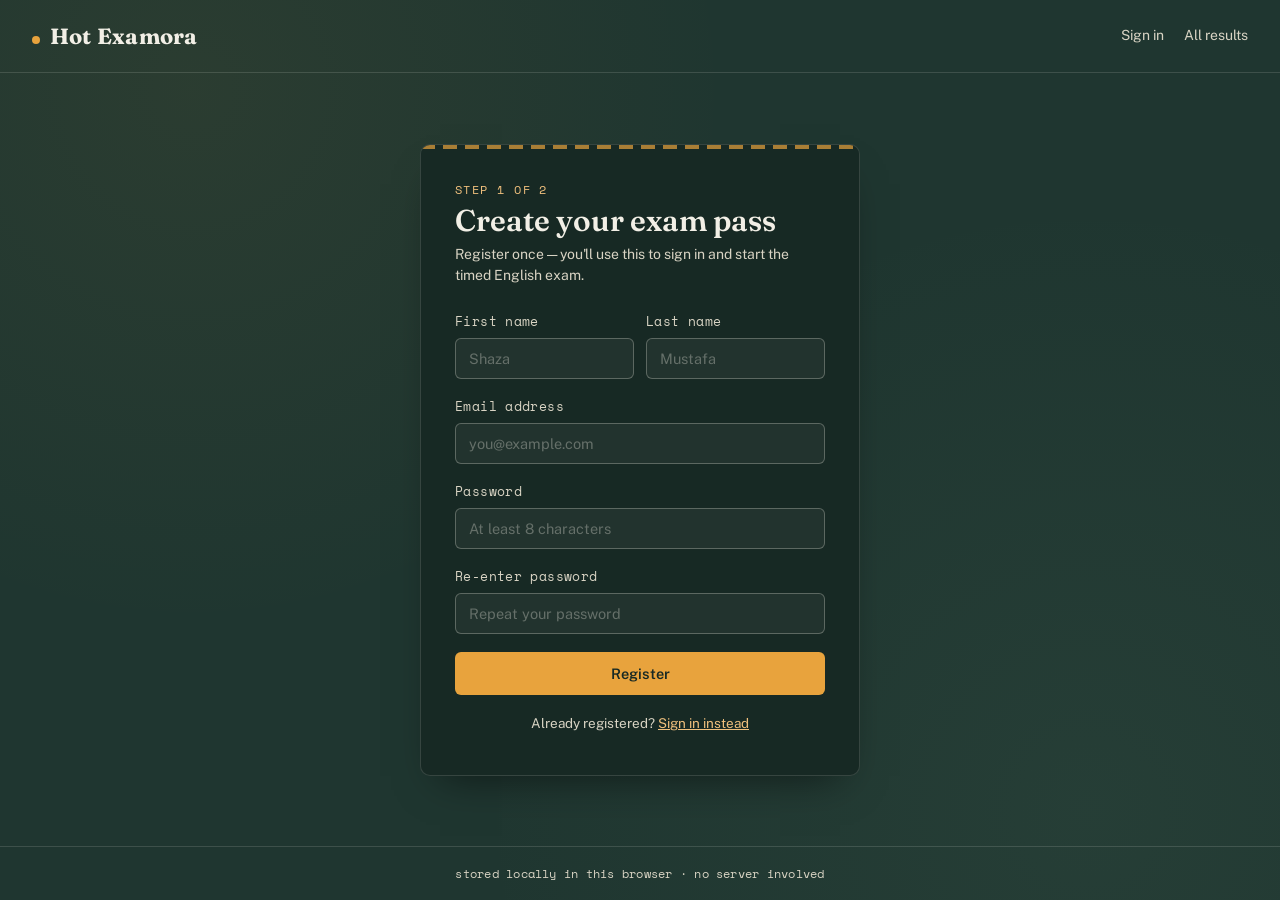
<file: index.html>
<!DOCTYPE html>
<html lang="en">
<head>
<meta charset="UTF-8">
<meta name="viewport" content="width=device-width, initial-scale=1.0">
<title>Hot Examora — Register</title>
<link rel="stylesheet" href="style.css">
</head>
<body>

<header class="topbar">
  <a class="brand" href="index.html">
    <span class="brand-tick"></span>
    <span class="brand-mark">Hot Examora</span>
  </a>
  <nav>
    <a href="login.html">Sign in</a>
    <a href="results.html">All results</a>
  </nav>
</header>

<main>
  <div class="card">
    <p class="card-eyebrow">Step 1 of 2</p>
    <h1>Create your exam pass</h1>
    <p class="subhead">Register once — you'll use this to sign in and start the timed English exam.</p>

    <div id="banner-slot"></div>

    <form id="register-form" novalidate>
      <div class="field-row">
        <div class="field">
          <label for="firstName">First name</label>
          <input type="text" id="firstName" placeholder="Shaza" autocomplete="given-name">
          <p class="hint error" id="firstName-error" hidden>Letters only, please.</p>
        </div>
        <div class="field">
          <label for="lastName">Last name</label>
          <input type="text" id="lastName" placeholder="Mustafa" autocomplete="family-name">
          <p class="hint error" id="lastName-error" hidden>Letters only, please.</p>
        </div>
      </div>

      <div class="field">
        <label for="email">Email address</label>
        <input type="email" id="email" placeholder="you@example.com" autocomplete="email">
        <p class="hint error" id="email-error" hidden>Enter a valid email address.</p>
      </div>

      <div class="field">
        <label for="password">Password</label>
        <input type="password" id="password" placeholder="At least 8 characters" autocomplete="new-password">
        <p class="hint error" id="password-error" hidden>Use 8 characters or more.</p>
      </div>

      <div class="field">
        <label for="confirmPassword">Re-enter password</label>
        <input type="password" id="confirmPassword" placeholder="Repeat your password" autocomplete="new-password">
        <p class="hint error" id="confirmPassword-error" hidden>Passwords don't match.</p>
      </div>

      <button type="submit" class="btn btn-primary">Register</button>
    </form>

    <p class="form-foot">Already registered? <a href="login.html">Sign in instead</a></p>
  </div>
</main>

<footer class="foot-note">stored locally in this browser · no server involved</footer>

<script src="js/storage.js"></script>
<script src="js/register.js"></script>
</body>
</html>
</file>
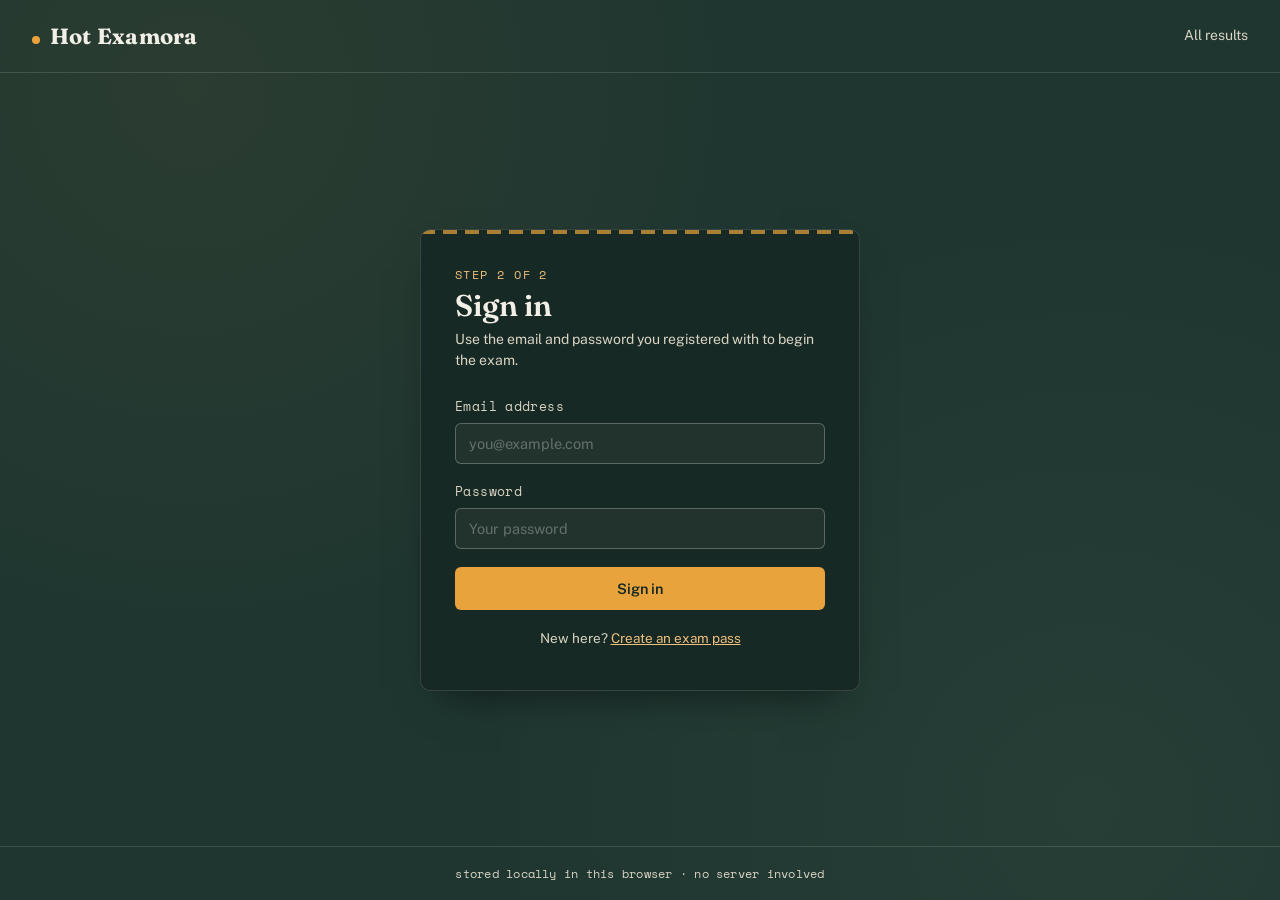
<file: exam.html>
<!DOCTYPE html>
<html lang="en">
<head>
<meta charset="UTF-8">
<meta name="viewport" content="width=device-width, initial-scale=1.0">
<title>Hot Examora — Exam</title>
<link rel="stylesheet" href="style.css">
</head>
<body>

<header class="topbar">
  <a class="brand" href="index.html">
    <span class="brand-tick"></span>
    <span class="brand-mark">Hot Examora</span>
  </a>
  <nav>
    <span id="student-name" style="color: var(--paper-dim); font-size: 13.5px;"></span>
  </nav>
</header>

<main class="top-align">
  <div class="exam-shell">

    <div class="exam-head">
      <div>
        <h2>English usage — timed exam</h2>
        <p class="exam-progress" id="exam-progress">Loading questions…</p>
      </div>
      <div class="timer-ring" id="timer-ring" style="--pct:100">
        <span id="timer-text">--:--</span>
      </div>
    </div>

    <div class="exam-grid" id="exam-grid" hidden>
      <div>
        <div class="question-card">
          <p class="question-number" id="question-number">Question 1</p>
          <p class="question-text" id="question-text"></p>
          <div class="choices" id="choices"></div>

          <div class="exam-controls">
            <div class="nav-group">
              <button class="btn btn-ghost btn-sm" id="prev-btn">Previous</button>
              <span class="qnum-chip" id="qnum-chip">1</span>
              <button class="btn btn-ghost btn-sm" id="next-btn">Next</button>
            </div>
            <button class="btn btn-ghost btn-sm" id="mark-btn">Mark</button>
          </div>
        </div>

        <button class="submit-bar" id="submit-btn">Submit exam</button>
      </div>

      <aside class="side-panel">
        <h3>Marked questions</h3>
        <div class="mark-list" id="mark-list">
          <p class="mark-empty">Nothing marked yet.</p>
        </div>

        <h3 style="margin-top: 22px;">Jump to question</h3>
        <div class="jump-grid" id="jump-grid"></div>
      </aside>
    </div>

  </div>
</main>

<footer class="foot-note">answers are saved as you go, even if you refresh this page</footer>

<script src="js/storage.js"></script>
<script src="js/exam.js"></script>
</body>
</html>
</file>
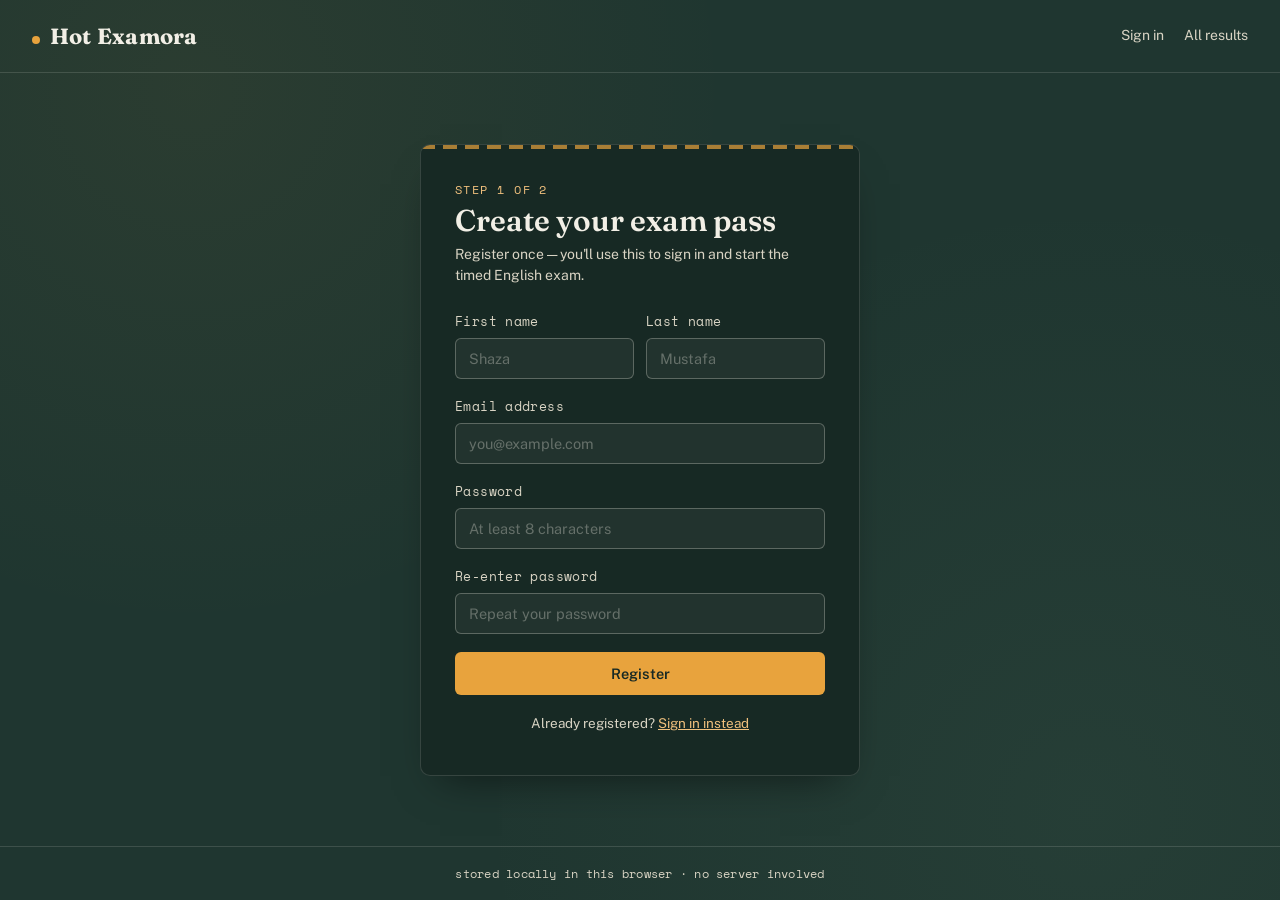
<file: grades.html>
<!DOCTYPE html>
<html lang="en">
<head>
<meta charset="UTF-8">
<meta name="viewport" content="width=device-width, initial-scale=1.0">
<title>Hot Examora — Your grade</title>
<link rel="stylesheet" href="style.css">
</head>
<body>

<header class="topbar">
  <a class="brand" href="index.html">
    <span class="brand-tick"></span>
    <span class="brand-mark">Hot Examora</span>
  </a>
  <nav>
    <a href="results.html">All results</a>
  </nav>
</header>

<main>
  <div class="card outcome-card" id="outcome-card" hidden>
    <div class="outcome-icon good">✓</div>
    <p class="card-eyebrow">Exam submitted</p>
    <h1 id="greeting">Nice work!</h1>
    <p class="subhead" id="subline">You submitted with time to spare.</p>

    <p class="score-display" id="score-display">–</p>
    <p class="score-label" id="score-label">correct answers</p>

    <a class="btn btn-ghost" href="index.html">Back to home</a>
  </div>
</main>

<footer class="foot-note">stored locally in this browser · no server involved</footer>

<script src="js/storage.js"></script>
<script>
  const raw = sessionStorage.getItem("cc_last_result");
  const email = Session.get();
  let result = raw ? JSON.parse(raw) : null;

  if (!result && email) {
    result = Results.latestForEmail(email);
  }

  if (!result || result.status !== "submitted") {
    window.location.replace(email ? "login.html" : "index.html");
  } else {
    document.getElementById("outcome-card").hidden = false;
    document.getElementById(
      "greeting"
    ).textContent = `Well done, ${result.firstName} ${result.lastName}!`;
    document.getElementById(
      "score-display"
    ).textContent = `${result.score} / ${result.total}`;
    const pct = Math.round((result.score / result.total) * 100);
    document.getElementById(
      "score-label"
    ).textContent = `${pct}% correct — submitted on time`;
  }
</script>
</body>
</html>
</file>
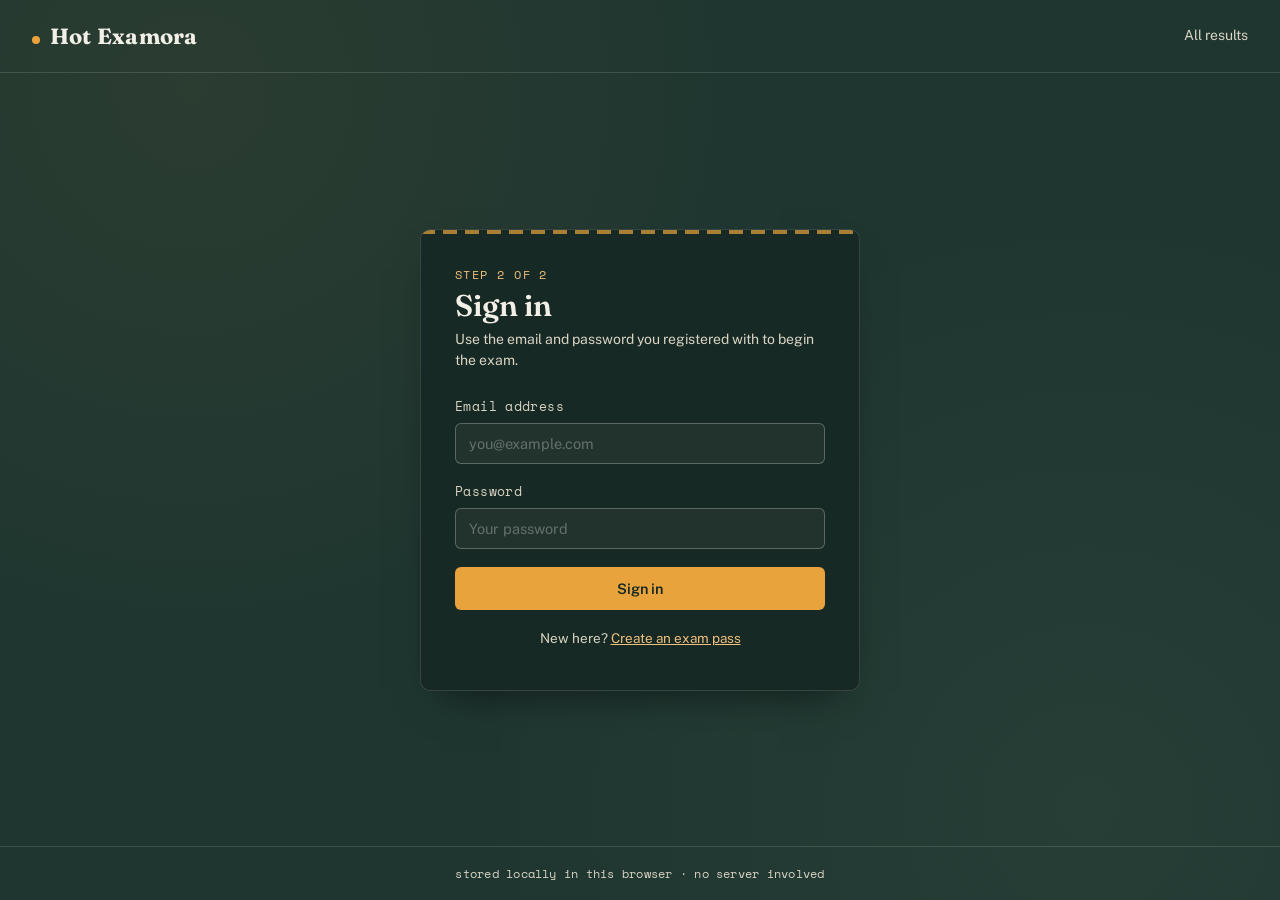
<file: login.html>
<!DOCTYPE html>
<html lang="en">

<head>
  <meta charset="UTF-8">
  <meta name="viewport" content="width=device-width, initial-scale=1.0">
  <title>Hot Examora — Sign in</title>
  <link rel="stylesheet" href="style.css">
</head>

<body>

  <header class="topbar">
    <a class="brand" href="index.html">
      <span class="brand-tick"></span>
      <span class="brand-mark">Hot Examora</span>
    </a>
    <nav>
      <a href="results.html">All results</a>
    </nav>
  </header>

  <main>
    <div class="card">
      <p class="card-eyebrow">Step 2 of 2</p>
      <h1>Sign in</h1>
      <p class="subhead">Use the email and password you registered with to begin the exam.</p>

      <div id="banner-slot"></div>

      <form id="login-form" novalidate>
        <div class="field">
          <label for="email">Email address</label>
          <input type="email" id="email" placeholder="you@example.com" autocomplete="email">
        </div>

        <div class="field">
          <label for="password">Password</label>
          <input type="password" id="password" placeholder="Your password" autocomplete="current-password">
        </div>

        <button type="submit" class="btn btn-primary">Sign in</button>
      </form>

      <p class="form-foot">New here? <a href="index.html">Create an exam pass</a></p>
    </div>
  </main>

  <footer class="foot-note">stored locally in this browser · no server involved</footer>

  <script src="js/storage.js"></script>
  <script src="js/login.js"></script>
</body>

</html>
</file>
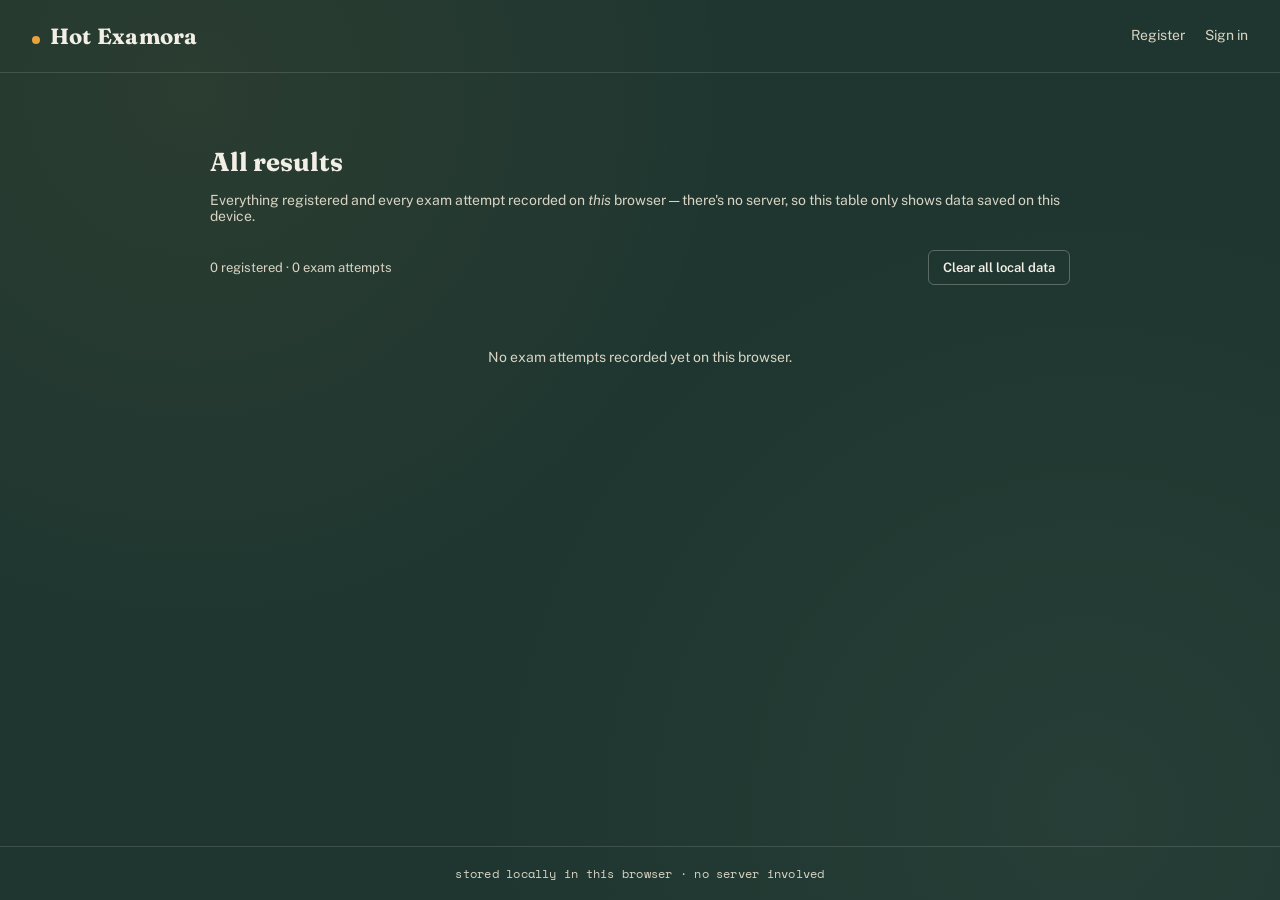
<file: results.html>
<!DOCTYPE html>
<html lang="en">
<head>
<meta charset="UTF-8">
<meta name="viewport" content="width=device-width, initial-scale=1.0">
<title>Hot Examora — All results</title>
<link rel="stylesheet" href="style.css">
</head>
<body>

<header class="topbar">
  <a class="brand" href="index.html">
    <span class="brand-tick"></span>
    <span class="brand-mark">Hot Examora</span>
  </a>
  <nav>
    <a href="index.html">Register</a>
    <a href="login.html">Sign in</a>
  </nav>
</header>

<main class="top-align" style="justify-content: center;">
  <div class="results-wrap">
    <h1>All results</h1>
    <p class="subhead">
      Everything registered and every exam attempt recorded on <em>this</em> browser —
      there's no server, so this table only shows data saved on this device.
    </p>

    <div class="table-actions">
      <span style="font-size: 13px; color: var(--paper-dim);" id="summary-line"></span>
      <button class="btn btn-ghost btn-sm" id="reset-btn">Clear all local data</button>
    </div>

    <div id="table-slot"></div>
  </div>
</main>

<footer class="foot-note">stored locally in this browser · no server involved</footer>

<script src="js/storage.js"></script>
<script src="js/results.js"></script>
</body>
</html>
</file>
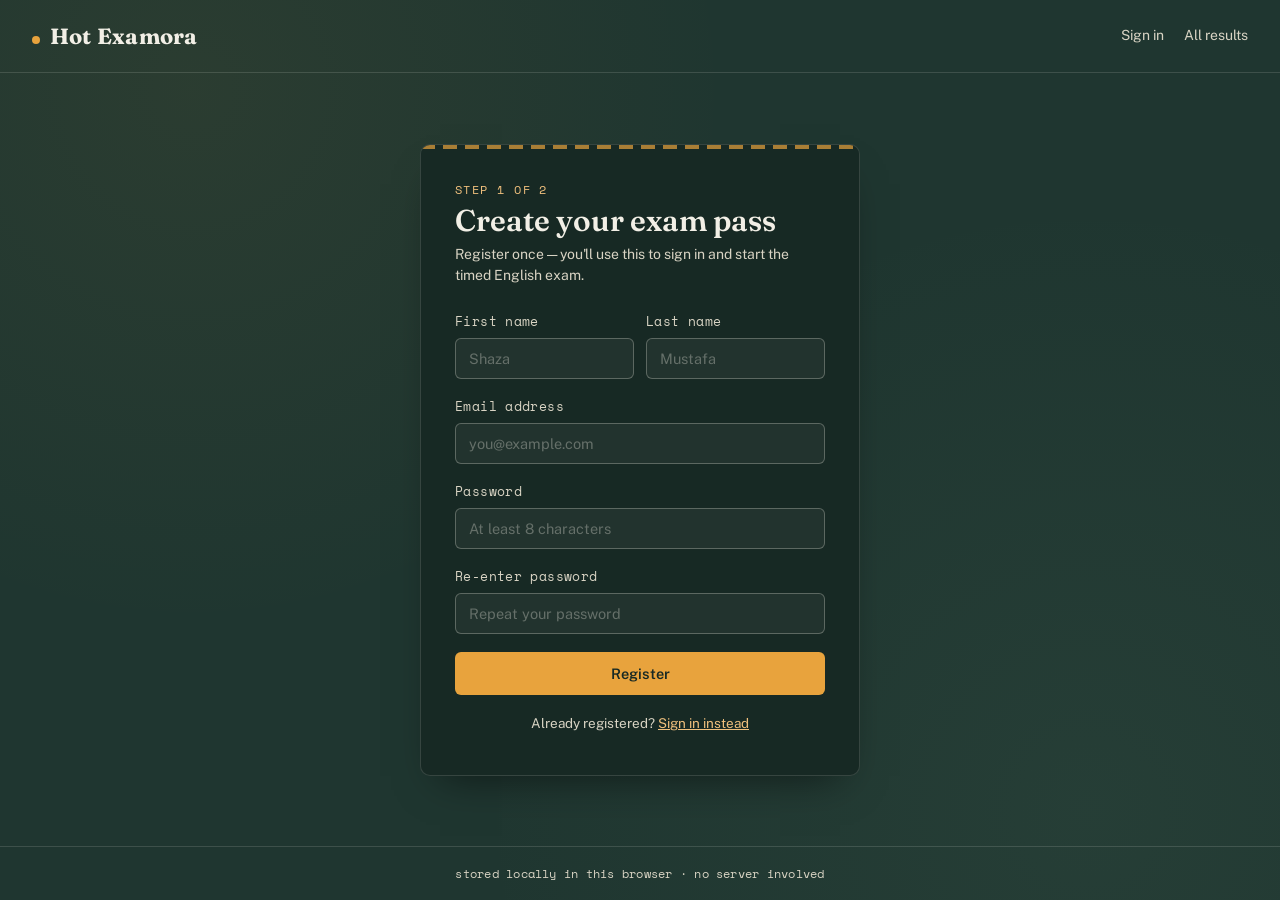
<file: timeout.html>
<!DOCTYPE html>
<html lang="en">
<head>
<meta charset="UTF-8">
<meta name="viewport" content="width=device-width, initial-scale=1.0">
<title>Hot Examora — Time's up</title>
<link rel="stylesheet" href="style.css">
</head>
<body>

<header class="topbar">
  <a class="brand" href="index.html">
    <span class="brand-tick"></span>
    <span class="brand-mark">Hot Examora</span>
  </a>
  <nav>
    <a href="results.html">All results</a>
  </nav>
</header>

<main>
  <div class="card outcome-card" id="outcome-card" hidden>
    <div class="outcome-icon late">⏱</div>
    <p class="card-eyebrow">Time's up</p>
    <h1 id="greeting">Time's up</h1>
    <p class="subhead" id="subline">
      The exam clock ran out before you submitted. Your answers up to that
      point have been saved.
    </p>

    <a class="btn btn-ghost" href="index.html">Back to home</a>
  </div>
</main>

<footer class="foot-note">stored locally in this browser · no server involved</footer>

<script src="js/storage.js"></script>
<script>
  const raw = sessionStorage.getItem("cc_last_result");
  const email = Session.get();
  let result = raw ? JSON.parse(raw) : null;

  if (!result && email) {
    result = Results.latestForEmail(email);
  }

  if (!result || result.status !== "timeout") {
    window.location.replace(email ? "login.html" : "index.html");
  } else {
    document.getElementById("outcome-card").hidden = false;
    document.getElementById(
      "greeting"
    ).textContent = `Time's up, ${result.firstName} ${result.lastName}.`;
  }
</script>
</body>
</html>
</file>
<file: style.css>
@import url('https://fonts.googleapis.com/css2?family=Fraunces:opsz,wght@9..144,400;9..144,600;9..144,700&family=Public+Sans:wght@400;500;600;700&family=Space+Mono:wght@400;700&display=swap');

:root {
  --ink: #1F3630;
  --ink-deep: #172924;
  --paper: #F2EFE6;
  --paper-dim: #d9d4c4;
  --amber: #E8A33D;
  --amber-soft: #f0c07d;
  --coral: #D9695F;
  --sage: #7FA688;
  --line: rgba(242, 239, 230, 0.14);
  --line-strong: rgba(242, 239, 230, 0.28);

  --font-display: "Fraunces", serif;
  --font-body: "Public Sans", sans-serif;
  --font-mono: "Space Mono", monospace;

  --radius: 10px;
  --shadow: 0 20px 40px -20px rgba(0, 0, 0, 0.55);
}

* { box-sizing: border-box; }

html, body {
  margin: 0;
  padding: 0;
  min-height: 100%;
}

body {
  background: var(--ink);
  background-image:
    radial-gradient(circle at 15% 10%, rgba(232,163,61,0.06), transparent 40%),
    radial-gradient(circle at 85% 90%, rgba(127,166,136,0.07), transparent 45%);
  color: var(--paper);
  font-family: var(--font-body);
  min-height: 100vh;
  display: flex;
  flex-direction: column;
}

::selection { background: var(--amber); color: var(--ink-deep); }

a { color: var(--amber-soft); }

button, input {
  font-family: inherit;
}

/* ---------- layout shell ---------- */

.topbar {
  display: flex;
  align-items: center;
  justify-content: space-between;
  padding: 22px 32px;
  border-bottom: 1px solid var(--line);
}

.brand {
  display: flex;
  align-items: baseline;
  gap: 10px;
  text-decoration: none;
  color: var(--paper);
}

.brand-mark {
  font-family: var(--font-display);
  font-weight: 700;
  font-size: 22px;
  letter-spacing: 0.01em;
}

.brand-tick {
  width: 8px;
  height: 8px;
  border-radius: 50%;
  background: var(--amber);
  display: inline-block;
}

.topbar nav {
  display: flex;
  gap: 20px;
  font-size: 14px;
}

.topbar nav a {
  color: var(--paper-dim);
  text-decoration: none;
  border-bottom: 1px solid transparent;
  padding-bottom: 2px;
  transition: border-color 0.15s ease, color 0.15s ease;
}

.topbar nav a:hover {
  color: var(--paper);
  border-color: var(--amber);
}

main {
  flex: 1;
  display: flex;
  align-items: center;
  justify-content: center;
  padding: 40px 20px;
}

main.top-align {
  align-items: flex-start;
  padding-top: 56px;
}

footer.foot-note {
  text-align: center;
  padding: 18px;
  font-size: 12px;
  color: var(--paper-dim);
  border-top: 1px solid var(--line);
  font-family: var(--font-mono);
  letter-spacing: 0.02em;
}

/* ---------- card ---------- */

.card {
  background: var(--ink-deep);
  border: 1px solid var(--line);
  border-radius: var(--radius);
  box-shadow: var(--shadow);
  width: 100%;
  max-width: 440px;
  padding: 36px 34px 30px;
  position: relative;
  overflow: hidden;
}

.card::before {
  content: "";
  position: absolute;
  top: 0; left: 0; right: 0;
  height: 4px;
  background: repeating-linear-gradient(
    90deg, var(--amber) 0 14px, transparent 14px 22px
  );
  opacity: 0.7;
}

.card-eyebrow {
  font-family: var(--font-mono);
  font-size: 12px;
  letter-spacing: 0.12em;
  text-transform: uppercase;
  color: var(--amber-soft);
  margin: 0 0 6px;
}

.card h1 {
  font-family: var(--font-display);
  font-size: 30px;
  font-weight: 600;
  margin: 0 0 6px;
  line-height: 1.15;
}

.card .subhead {
  color: var(--paper-dim);
  font-size: 14px;
  margin: 0 0 26px;
  line-height: 1.5;
}

/* ---------- form ---------- */

.field {
  margin-bottom: 18px;
}

.field-row {
  display: flex;
  gap: 12px;
}

.field-row .field {
  flex: 1;
}

label {
  display: block;
  font-size: 12.5px;
  font-family: var(--font-mono);
  letter-spacing: 0.03em;
  color: var(--paper-dim);
  margin-bottom: 7px;
}

input[type="text"],
input[type="email"],
input[type="password"] {
  width: 100%;
  background: rgba(242, 239, 230, 0.05);
  border: 1px solid var(--line-strong);
  border-radius: 6px;
  padding: 11px 13px;
  color: var(--paper);
  font-size: 14.5px;
  outline: none;
  transition: border-color 0.15s ease, background 0.15s ease;
}

input::placeholder { color: rgba(242,239,230,0.32); }

input:focus {
  border-color: var(--amber);
  background: rgba(242, 239, 230, 0.08);
}

input.invalid {
  border-color: var(--coral);
}

.hint {
  font-size: 12px;
  color: var(--paper-dim);
  margin-top: 6px;
}

.hint.error {
  color: var(--coral);
}

.btn {
  display: inline-flex;
  align-items: center;
  justify-content: center;
  gap: 8px;
  width: 100%;
  border: none;
  border-radius: 6px;
  padding: 13px 18px;
  font-size: 14.5px;
  font-weight: 600;
  font-family: var(--font-body);
  cursor: pointer;
  transition: transform 0.12s ease, filter 0.12s ease;
}

.btn:active { transform: translateY(1px); }
.btn:focus-visible { outline: 2px solid var(--amber); outline-offset: 2px; }

.btn-primary {
  background: var(--amber);
  color: var(--ink-deep);
}
.btn-primary:hover { filter: brightness(1.08); }

.btn-ghost {
  background: transparent;
  color: var(--paper);
  border: 1px solid var(--line-strong);
}
.btn-ghost:hover { border-color: var(--amber); }

.btn-sm {
  width: auto;
  padding: 9px 14px;
  font-size: 13px;
}

.btn:disabled {
  opacity: 0.45;
  cursor: not-allowed;
}

.form-foot {
  margin-top: 20px;
  font-size: 13.5px;
  color: var(--paper-dim);
  text-align: center;
}

.banner {
  border-radius: 6px;
  padding: 11px 14px;
  font-size: 13.5px;
  margin-bottom: 18px;
  border: 1px solid;
}
.banner.error {
  background: rgba(217, 105, 95, 0.1);
  border-color: rgba(217, 105, 95, 0.4);
  color: #f0b6b1;
}
.banner.info {
  background: rgba(127, 166, 136, 0.1);
  border-color: rgba(127, 166, 136, 0.4);
  color: #cfe3d5;
}

/* ---------- exam shell ---------- */

.exam-shell {
  width: 100%;
  max-width: 980px;
  margin: 0 auto;
  padding: 0 20px 60px;
}

.exam-head {
  display: flex;
  align-items: center;
  justify-content: space-between;
  gap: 24px;
  margin-bottom: 28px;
}

.exam-head h2 {
  font-family: var(--font-display);
  font-weight: 600;
  font-size: 22px;
  margin: 0;
}

.exam-progress {
  font-family: var(--font-mono);
  font-size: 12.5px;
  color: var(--paper-dim);
}

/* signature timer ring */
.timer-ring {
  position: relative;
  width: 74px;
  height: 74px;
  border-radius: 50%;
  flex-shrink: 0;
  display: grid;
  place-items: center;
  background: conic-gradient(var(--amber) calc(var(--pct, 100) * 1%), rgba(242,239,230,0.1) 0);
  transition: background 1s linear;
}

.timer-ring::before {
  content: "";
  position: absolute;
  inset: 6px;
  border-radius: 50%;
  background: var(--ink-deep);
}

.timer-ring span {
  position: relative;
  font-family: var(--font-mono);
  font-size: 13px;
  font-weight: 700;
  color: var(--paper);
  letter-spacing: 0.01em;
}

.timer-ring.low {
  background: conic-gradient(var(--coral) calc(var(--pct, 100) * 1%), rgba(242,239,230,0.1) 0);
}

.exam-grid {
  display: grid;
  grid-template-columns: 1fr 220px;
  gap: 24px;
  align-items: start;
}

.question-card {
  background: var(--ink-deep);
  border: 1px solid var(--line);
  border-radius: var(--radius);
  padding: 34px 32px;
  box-shadow: var(--shadow);
}

.question-number {
  font-family: var(--font-mono);
  font-size: 12.5px;
  color: var(--amber-soft);
  margin-bottom: 14px;
  letter-spacing: 0.04em;
}

.question-text {
  font-family: var(--font-display);
  font-size: 21px;
  line-height: 1.5;
  margin: 0 0 26px;
}

.choices {
  display: flex;
  flex-direction: column;
  gap: 10px;
  margin-bottom: 28px;
}

.choice {
  display: flex;
  align-items: center;
  gap: 12px;
  border: 1px solid var(--line-strong);
  border-radius: 6px;
  padding: 12px 14px;
  cursor: pointer;
  background: rgba(242,239,230,0.03);
  transition: border-color 0.15s ease, background 0.15s ease;
  font-size: 14.5px;
}

.choice:hover { border-color: var(--amber-soft); }

.choice input {
  accent-color: var(--amber);
}

.choice.selected {
  border-color: var(--amber);
  background: rgba(232, 163, 61, 0.1);
}

.exam-controls {
  display: flex;
  align-items: center;
  justify-content: space-between;
  gap: 12px;
}

.exam-controls .nav-group {
  display: flex;
  gap: 10px;
  align-items: center;
}

.qnum-chip {
  width: 34px;
  height: 34px;
  display: grid;
  place-items: center;
  border-radius: 6px;
  background: var(--amber);
  color: var(--ink-deep);
  font-family: var(--font-mono);
  font-weight: 700;
  font-size: 13px;
}

.submit-bar {
  margin-top: 20px;
  width: 100%;
  background: var(--sage);
  color: var(--ink-deep);
  border: none;
  border-radius: 6px;
  padding: 14px;
  font-weight: 700;
  font-size: 14.5px;
  letter-spacing: 0.02em;
  cursor: pointer;
  transition: filter 0.12s ease;
}
.submit-bar:hover { filter: brightness(1.06); }

.side-panel {
  background: var(--ink-deep);
  border: 1px solid var(--line);
  border-radius: var(--radius);
  padding: 20px;
}

.side-panel h3 {
  font-family: var(--font-mono);
  font-size: 12px;
  letter-spacing: 0.08em;
  text-transform: uppercase;
  color: var(--paper-dim);
  margin: 0 0 14px;
}

.mark-list {
  display: flex;
  flex-direction: column;
  gap: 8px;
}

.mark-chip {
  background: rgba(232, 163, 61, 0.12);
  border: 1px solid rgba(232, 163, 61, 0.35);
  color: var(--amber-soft);
  border-radius: 6px;
  padding: 8px 10px;
  font-size: 13px;
  cursor: pointer;
  text-align: left;
}

.mark-empty {
  font-size: 12.5px;
  color: var(--paper-dim);
  font-style: italic;
}

.jump-grid {
  display: grid;
  grid-template-columns: repeat(5, 1fr);
  gap: 6px;
  margin-top: 16px;
}

.jump-dot {
  aspect-ratio: 1;
  border-radius: 5px;
  border: 1px solid var(--line-strong);
  background: transparent;
  color: var(--paper-dim);
  font-family: var(--font-mono);
  font-size: 11px;
  cursor: pointer;
}

.jump-dot.answered { border-color: var(--sage); color: var(--sage); }
.jump-dot.marked { border-color: var(--amber); color: var(--amber-soft); }
.jump-dot.current { background: var(--paper); color: var(--ink-deep); border-color: var(--paper); }

/* ---------- outcome pages (grades / timeout) ---------- */

.outcome-card {
  max-width: 480px;
  text-align: center;
}

.outcome-icon {
  width: 56px;
  height: 56px;
  border-radius: 50%;
  margin: 0 auto 20px;
  display: grid;
  place-items: center;
  font-family: var(--font-mono);
  font-size: 20px;
  font-weight: 700;
}

.outcome-icon.good { background: rgba(127,166,136,0.15); color: var(--sage); border: 1px solid rgba(127,166,136,0.4); }
.outcome-icon.late { background: rgba(217,105,95,0.15); color: var(--coral); border: 1px solid rgba(217,105,95,0.4); }

.score-display {
  font-family: var(--font-mono);
  font-size: 44px;
  font-weight: 700;
  margin: 14px 0 4px;
  color: var(--amber-soft);
}

.score-label {
  font-size: 13px;
  color: var(--paper-dim);
  margin-bottom: 26px;
}

/* ---------- results / admin table ---------- */

.results-wrap {
  width: 100%;
  max-width: 900px;
  padding: 0 20px 60px;
}

.results-wrap h1 {
  font-family: var(--font-display);
  font-size: 26px;
  margin-bottom: 4px;
}

.results-wrap .subhead {
  color: var(--paper-dim);
  font-size: 14px;
  margin-bottom: 26px;
}

table {
  width: 100%;
  border-collapse: collapse;
  background: var(--ink-deep);
  border: 1px solid var(--line);
  border-radius: var(--radius);
  overflow: hidden;
}

th, td {
  text-align: left;
  padding: 12px 16px;
  font-size: 13.5px;
  border-bottom: 1px solid var(--line);
}

th {
  font-family: var(--font-mono);
  font-size: 11.5px;
  letter-spacing: 0.06em;
  text-transform: uppercase;
  color: var(--paper-dim);
  background: rgba(242,239,230,0.03);
}

tr:last-child td { border-bottom: none; }

.status-pill {
  display: inline-block;
  padding: 3px 9px;
  border-radius: 20px;
  font-size: 11.5px;
  font-family: var(--font-mono);
}
.status-pill.submitted { background: rgba(127,166,136,0.15); color: var(--sage); }
.status-pill.timeout { background: rgba(217,105,95,0.15); color: var(--coral); }

.empty-state {
  text-align: center;
  padding: 50px 20px;
  color: var(--paper-dim);
  font-size: 14px;
}

.table-actions {
  display: flex;
  justify-content: space-between;
  align-items: center;
  margin-bottom: 14px;
}

/* ---------- responsive ---------- */

@media (max-width: 760px) {
  .exam-grid {
    grid-template-columns: 1fr;
  }
  .topbar { padding: 16px 18px; }
  .exam-head { flex-wrap: wrap; }
}

@media (prefers-reduced-motion: reduce) {
  * { transition: none !important; }
}
</file>
